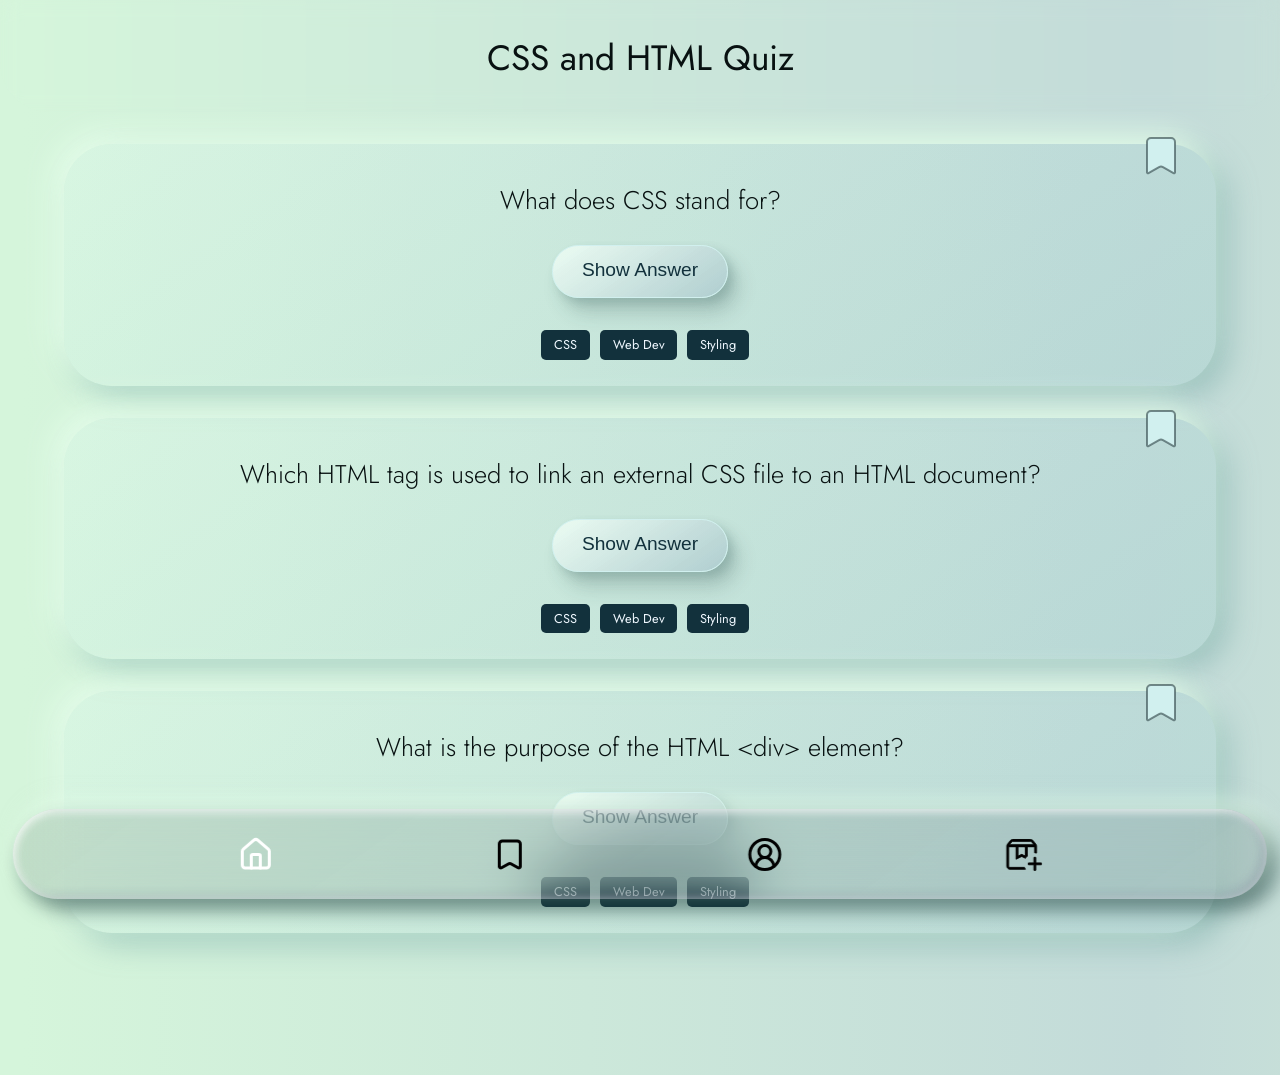
<file: index.html>
<!doctype html>
<html lang="en">
  <head>
    <meta charset="UTF-8" />
    <meta name="viewport" content="width=device-width, initial-scale=1.0" />
    <link rel="stylesheet" href="./css/styles.css" />

    <script src="js/index.js" defer></script>
    <script src="js/showanswer.js" defer></script>
    <script src="js/darkmode.js" defer></script>
    <script src="js/navbar.js" defer></script>

    <title>Document</title>
  </head>
  <body class="pageHome">
    <header>
      <nav class="site-nav">
        <h1 class="main-title" aria-labelledby="title">CSS and HTML Quiz</h1>
      </nav>
    </header>

    <main class="main-content">
      <div class="questionBoxContainer">
        <div class="questionBox questionBox01" data-id="1">
          <svg
            data-js="bookmarkIcon"
            class="iconBookmark"
            xmlns="http://www.w3.org/2000/svg"
            width="24"
            height="24"
            viewBox="0 0 24 24"
          >
            <path
              stroke-linecap="round"
              stroke-linejoin="round"
              stroke-width="2"
              d="M17 3H7a2 2 0 0 0-2 2v15.138a.5.5 0 0 0 .748.434l5.26-3.005a2 2 0 0 1 1.984 0l5.26 3.006a.5.5 0 0 0 .748-.435V5a2 2 0 0 0-2-2"
            />
          </svg>
          <p class="question">What does CSS stand for?</p>

          <p class="answer" data-js="answerText">Cascading Style Sheets</p>
          <button type="button" class="btnShowAnswer" data-js="btnShowAnswer">
            <span class="showAnswer">Show Answer</span>
          </button>
          <ul class="tagList">
            <li>CSS</li>
            <li>Web Dev</li>
            <li>Styling</li>
          </ul>
        </div>
      </div>

      <div class="questionBoxContainer">
        <div class="questionBox questionBox02" data-id="2">
          <svg
            data-js="bookmarkIcon"
            class="iconBookmark"
            xmlns="http://www.w3.org/2000/svg"
            width="24"
            height="24"
            viewBox="0 0 24 24"
          >
            <path
              stroke-linecap="round"
              stroke-linejoin="round"
              stroke-width="2"
              d="M17 3H7a2 2 0 0 0-2 2v15.138a.5.5 0 0 0 .748.434l5.26-3.005a2 2 0 0 1 1.984 0l5.26 3.006a.5.5 0 0 0 .748-.435V5a2 2 0 0 0-2-2"
            />
          </svg>
          <p class="question">
            Which HTML tag is used to link an external CSS file to an HTML
            document?
          </p>

          <p class="answer">&lt;link&gt;</p>
          <button type="button" class="btnShowAnswer">
            <span class="showAnswer">Show Answer</span>
          </button>
          <ul class="tagList">
            <li>CSS</li>
            <li>Web Dev</li>
            <li>Styling</li>
          </ul>
        </div>
      </div>

      <div class="questionBox questionBox03" data-id="3">
        <svg
          data-js="bookmarkIcon"
          class="iconBookmark"
          xmlns="http://www.w3.org/2000/svg"
          width="24"
          height="24"
          viewBox="0 0 24 24"
        >
          <path
            stroke-linecap="round"
            stroke-linejoin="round"
            stroke-width="2"
            d="M17 3H7a2 2 0 0 0-2 2v15.138a.5.5 0 0 0 .748.434l5.26-3.005a2 2 0 0 1 1.984 0l5.26 3.006a.5.5 0 0 0 .748-.435V5a2 2 0 0 0-2-2"
          />
        </svg>
        <p class="question">
          What is the purpose of the HTML &lt;div&gt; element?
        </p>

        <p class="answer">
          It is a container element used to group and style content together.
        </p>
        <button type="button" new="btnShowAnswer" class="btnShowAnswer">
          <span class="showAnswer" new="showAnswer">Show Answer</span>
        </button>
        <ul class="tagList">
          <li>CSS</li>
          <li>Web Dev</li>
          <li>Styling</li>
        </ul>
      </div>
    </main>

    <footer class="navBarContainer frosted" data-js="footerContainer"></footer>
  </body>
</html>
</file>
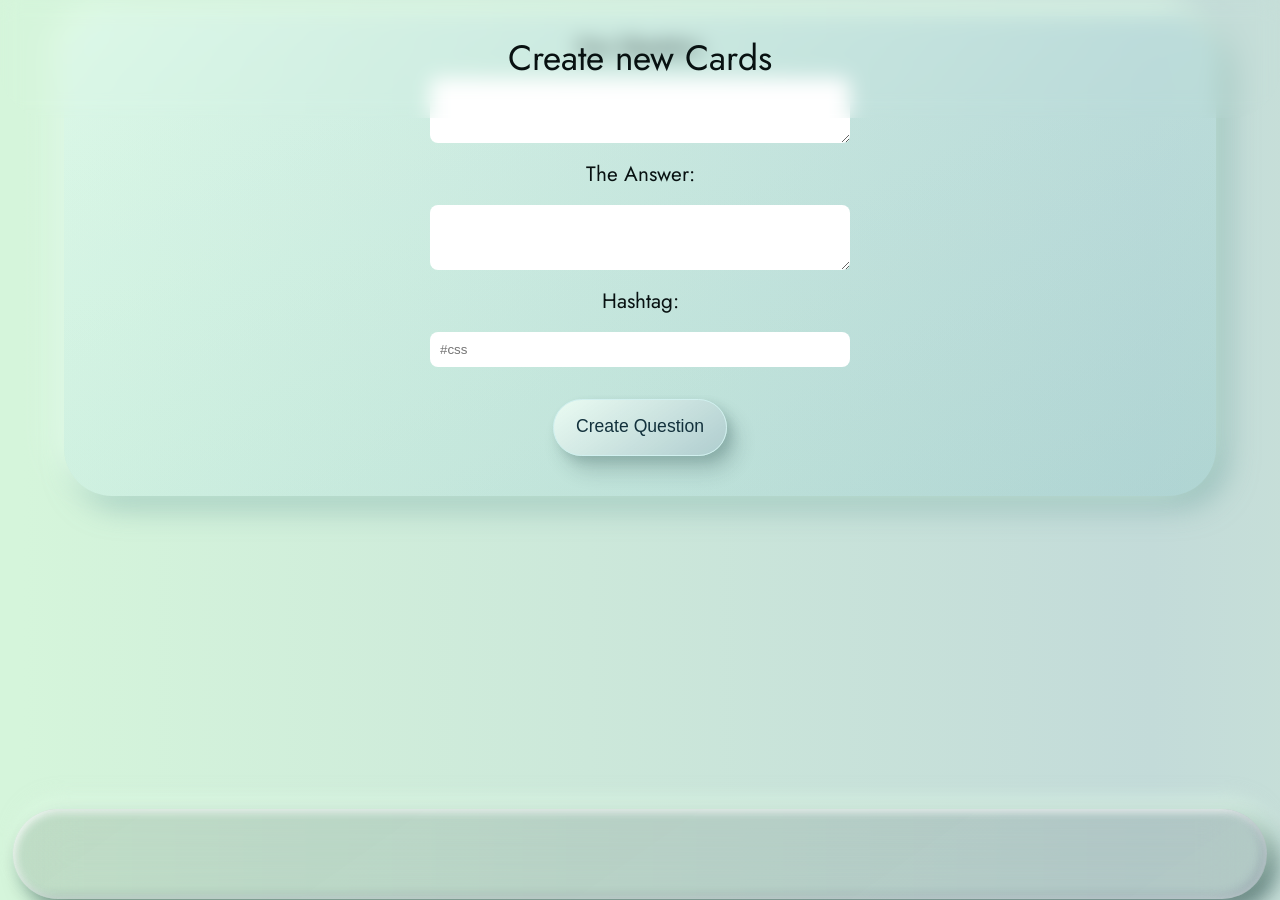
<file: add.html>
<!doctype html>
<html lang="en">
  <head>
    <meta charset="UTF-8" />
    <meta name="viewport" content="width=device-width, initial-scale=1.0" />
    <link rel="stylesheet" href="./css/styles.css" />
        <link rel="stylesheet" href="./css/form.css" />

    <!-- <script src="js/index.js" defer></script>
    <script src="js/showanswer.js" defer></script>
    <script src="js/darkmode.js" defer></script>
     <script src="js/navbar.js" defer></script>
         <script src="js/form.js" defer></script> -->


  </head>
  <body class="pageAdd">
    <header>
      <nav class="site-nav">
        <p class="main-title" aria-labelledby="title">Create new Cards</p>
      </nav>
    </header>


    <main id="formContent" class="formContent">
      <section class="newCardContainer questionBoxContainer">

        <article class="newCard" >
          
          <form data-js="form">
    <label id="label" for="question">Your Question:</label>
    <textarea id="question" name="question" rows="3" required></textarea>
    <!-- <p class="characters">16 characters left</p> -->

    <label id="label" for="answer">The Answer:</label>
    <textarea id="answer" name="answer" rows="3" required></textarea>

 <!-- <p class="characters">150 characters left</p> -->
    <label id="label" for="tag">Hashtag:</label>
    <input type="text" id="tag" name="tag" placeholder="#css" required />

    <button type="submit" class="btnSubmit" data-js="submit">Create Question</button>
  </form>

          
</article>
     
       
  </form> 
</section>
 
    </main>

<footer class="navBarContainer frosted" data-js="footerContainer"></footer>

  </body>
</html>
</file>
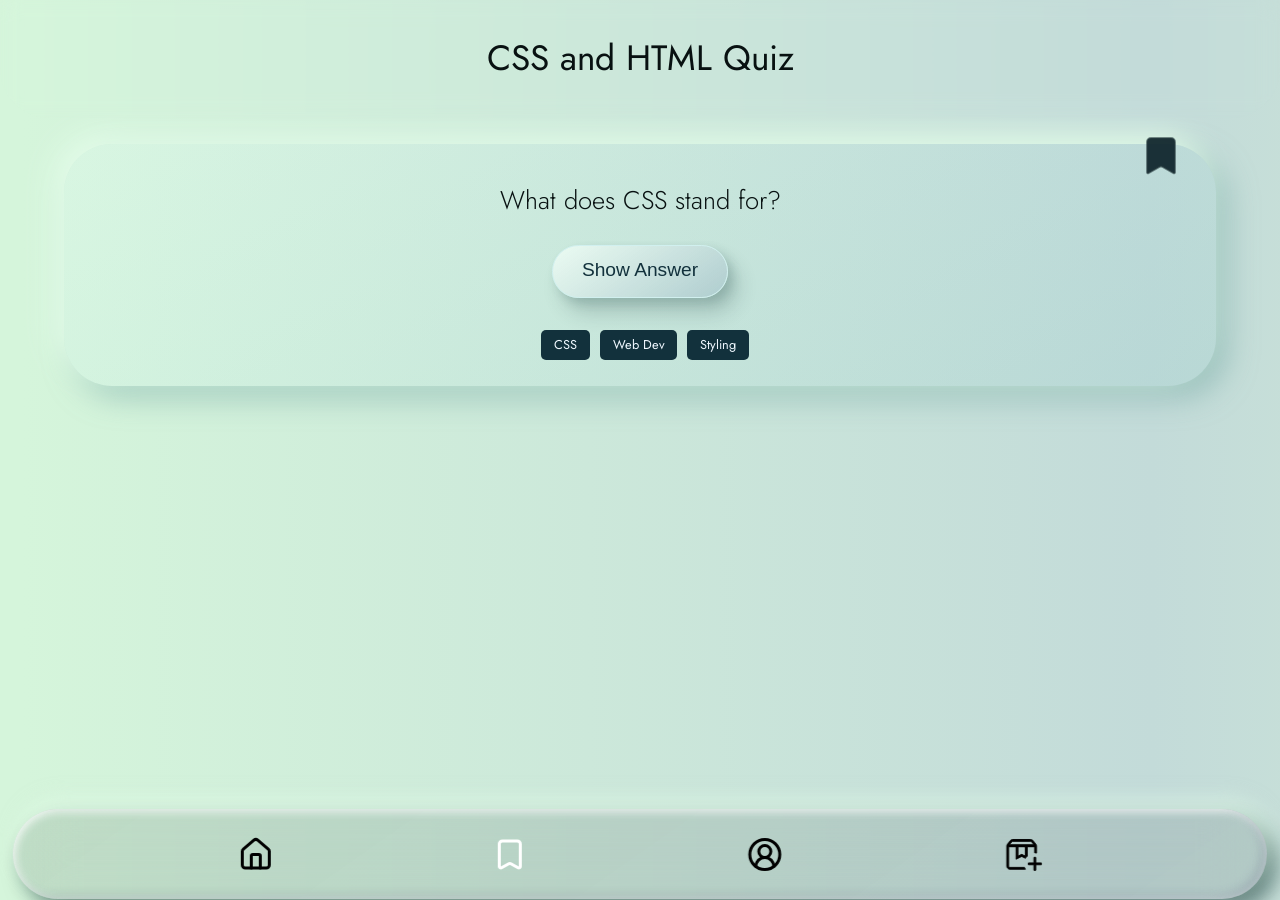
<file: bookmarks.html>
<!doctype html>
<html lang="en">
  <head>
    <meta charset="UTF-8" />
    <meta name="viewport" content="width=device-width, initial-scale=1.0" />
    <link rel="stylesheet" href="./css/styles.css" />

    <script src="js/index.js" defer></script>
    <script src="js/showanswer.js" defer></script>
    <script src="js/darkmode.js" defer></script>
    <script src="js/navbar.js" defer></script>

    <title>Document</title>
  </head>
  <body class="pageBookmarks">
    <header>
      <nav class="site-nav">
        <p class="main-title" aria-labelledby="title">CSS and HTML Quiz</p>
      </nav>
    </header>

    <main class="main-content" data-js="mainContent"></main>

    <footer class="navBarContainer frosted" data-js="footerContainer"></footer>
  </body>
</html>
</file>
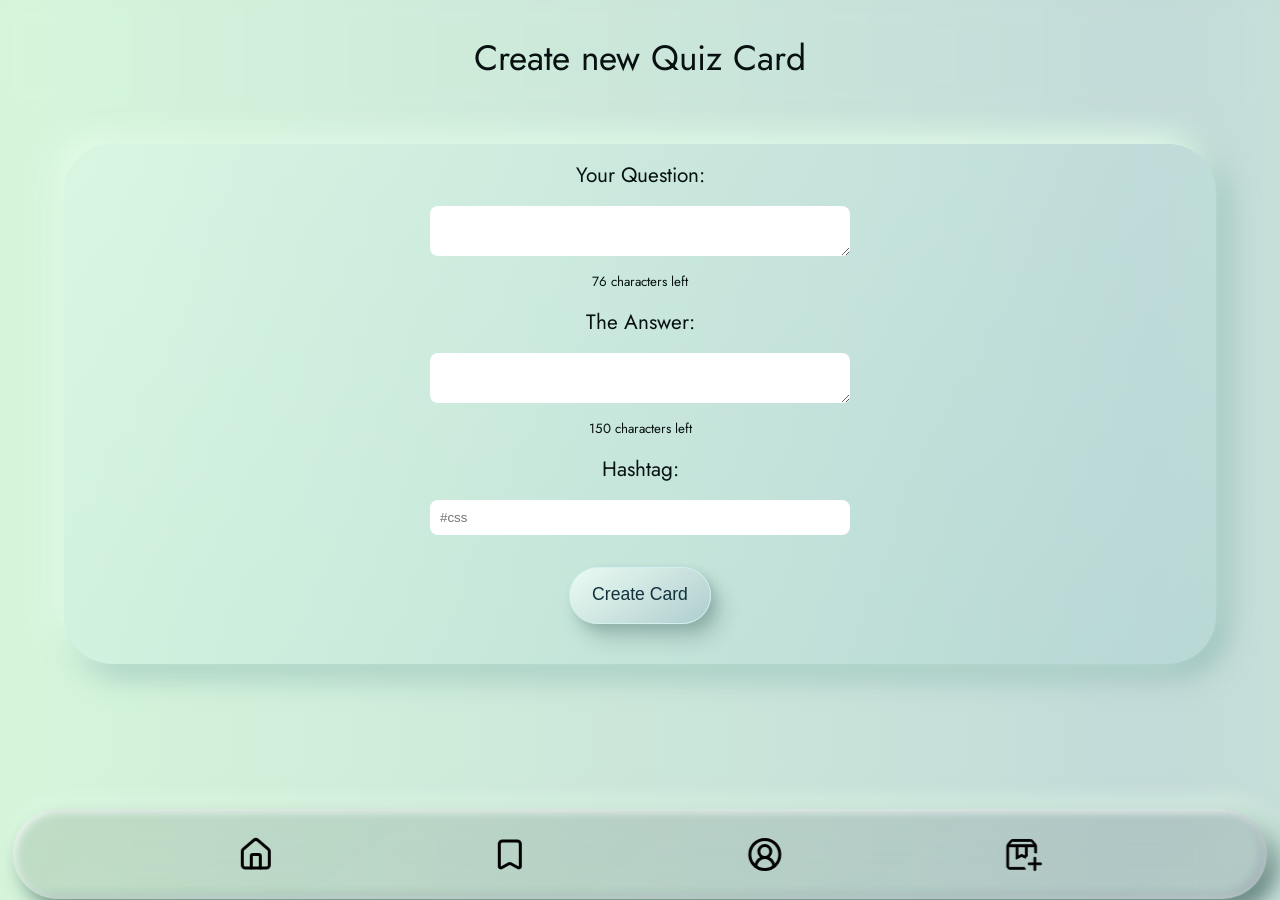
<file: form.html>
<!doctype html>
<html lang="en">
  <head>
    <meta charset="UTF-8" />
    <meta name="viewport" content="width=device-width, initial-scale=1.0" />
    <link rel="stylesheet" href="./css/styles.css" />
    <link rel="stylesheet" href="./css/form.css" />
    <link rel="stylesheet" href="./css/home.css" />

    <script src="js/index.js" defer></script>
    <script src="js/showanswer.js" defer></script>
    <script src="js/darkmode.js" defer></script>
    <script src="js/navbar.js" defer></script>
    <script src="js/form.js" defer></script>

  </head>
  <body class="pageForm">
    <header>
      <nav class="site-nav">
        <h2 class="main-title" aria-labelledby="title">Create new Quiz Card</h2>
      </nav>
    </header>



    <main id="formContent" class="formContent">
      <section class="formContainer">

        <article class="newCardForm" data-js="newCardForm">
          
          <form data-js="form">
    <label id="label" for="question">Your Question:</label>
    <textarea id="question" data-js="question" name="question" maxlength="76" required></textarea>
 <small class="character-counter" data-js="question-counter">76 characters left</small>

    <label id="label"  for="answer">The Answer:</label>
    <textarea id="answer" data-js="answer" name="newAnswer" maxlength="150"  required></textarea>
    <small class="character-counter" data-js="question-counter">150 characters left</small>

    <label id="label" for="tag">Hashtag:</label>
    <input type="text" id="tag" data-js="tag" name="tag" placeholder="#css" required />

    <button type="submit" class="btnSubmit" data-js="submit">Create Card</button>
  </form>

          
</article>
     
       
  </form> 
</section>
 
    </main>

  

    <footer class="navBarContainer frosted" data-js="footerContainer"></footer>
  </body>
</html>
</file>
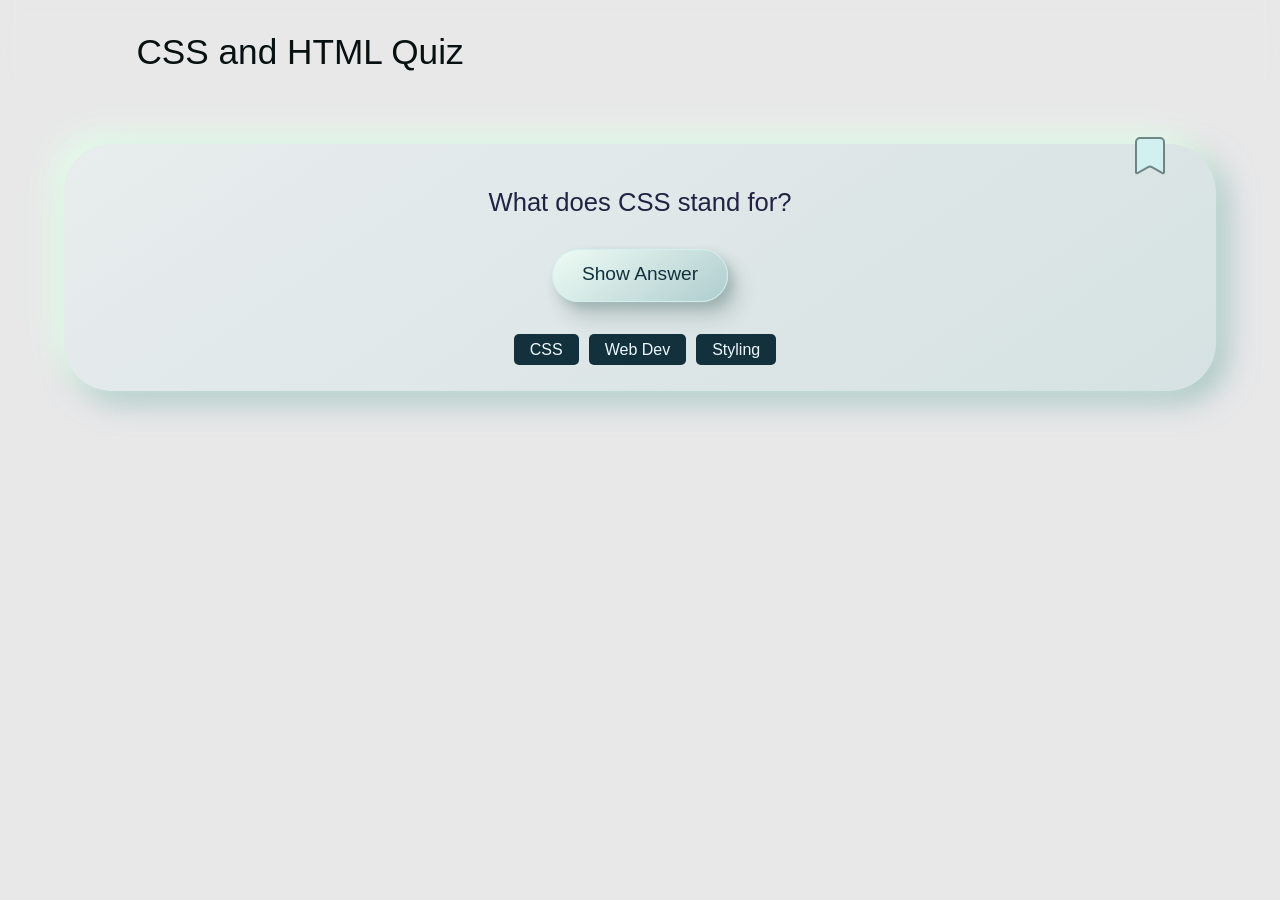
<file: liquidglass.html>
<!doctype html>
<html lang="en">
  <head>
    <meta charset="UTF-8" />
    <meta name="viewport" content="width=device-width, initial-scale=1.0" />
    <link rel="stylesheet" href="./css/styles.css" />
  <link rel="stylesheet" href="./css/liquidglass.css" />
  <script src="js/liquid.js" defer></script>
    <!-- <script src="js/index.js" defer></script>
    <script src="js/showanswer.js" defer></script>
    <script src="js/darkmode.js" defer></script>
     -->

    <title>Document</title>
  </head>
  <body class="pageLiquid">
    <header>
      <nav class="site-nav">
        <h1 class="main-title" aria-labelledby="title">CSS and HTML Quiz</h1>
      </nav>
    </header>

    <main class="main-content">
      <div class="questionBoxContainer">
        <div class="questionBox questionBox01" data-id="1">
          <svg
            data-js="bookmarkIcon"
            class="iconBookmark"
            xmlns="http://www.w3.org/2000/svg"
            width="24"
            height="24"
            viewBox="0 0 24 24"
          >
            <path
              stroke-linecap="round"
              stroke-linejoin="round"
              stroke-width="2"
              d="M17 3H7a2 2 0 0 0-2 2v15.138a.5.5 0 0 0 .748.434l5.26-3.005a2 2 0 0 1 1.984 0l5.26 3.006a.5.5 0 0 0 .748-.435V5a2 2 0 0 0-2-2"
            />
          </svg>
          <p class="question">What does CSS stand for?</p>

          <p class="answer" data-js="answerText">Cascading Style Sheets</p>
          <button type="button" class="btnShowAnswer" data-js="btnShowAnswer">
            <span class="showAnswer">Show Answer</span>
          </button>
          <ul class="tagList">
            <li>CSS</li>
            <li>Web Dev</li>
            <li>Styling</li>
          </ul>
        </div>
      </div>



  <!--   <div class="switcher__toggle"></div> -->
  <div class="switcher__filter">
    <svg>
      <filter id="switcher" primitiveUnits="objectBoundingBox">
        <feImage result="map" width="100%" height="100%" x="0" y="0" href="[data-uri]" />

        <feGaussianBlur in="SourceGraphic" stdDeviation="0.04" result="blur" />
        <feDisplacementMap id="disp" in="blur" in2="map" scale="0.5" xChannelSelector="R" yChannelSelector="G">
        </feDisplacementMap>
      </filter>

      <filter id="toggler" primitiveUnits="objectBoundingBox">
        <feImage result="map" width="100%" height="100%" x="0" y="0" href="[data-uri]" />

        <feGaussianBlur in="SourceGraphic" stdDeviation="0.01" result="blur" />
        <feDisplacementMap id="disp" in="blur" in2="map" scale="0.5" xChannelSelector="R" yChannelSelector="G">
        </feDisplacementMap>
      </filter>
    </svg>
  </div>
</fieldset>
      </div>
    </main>
  </body>
</html>
</file>
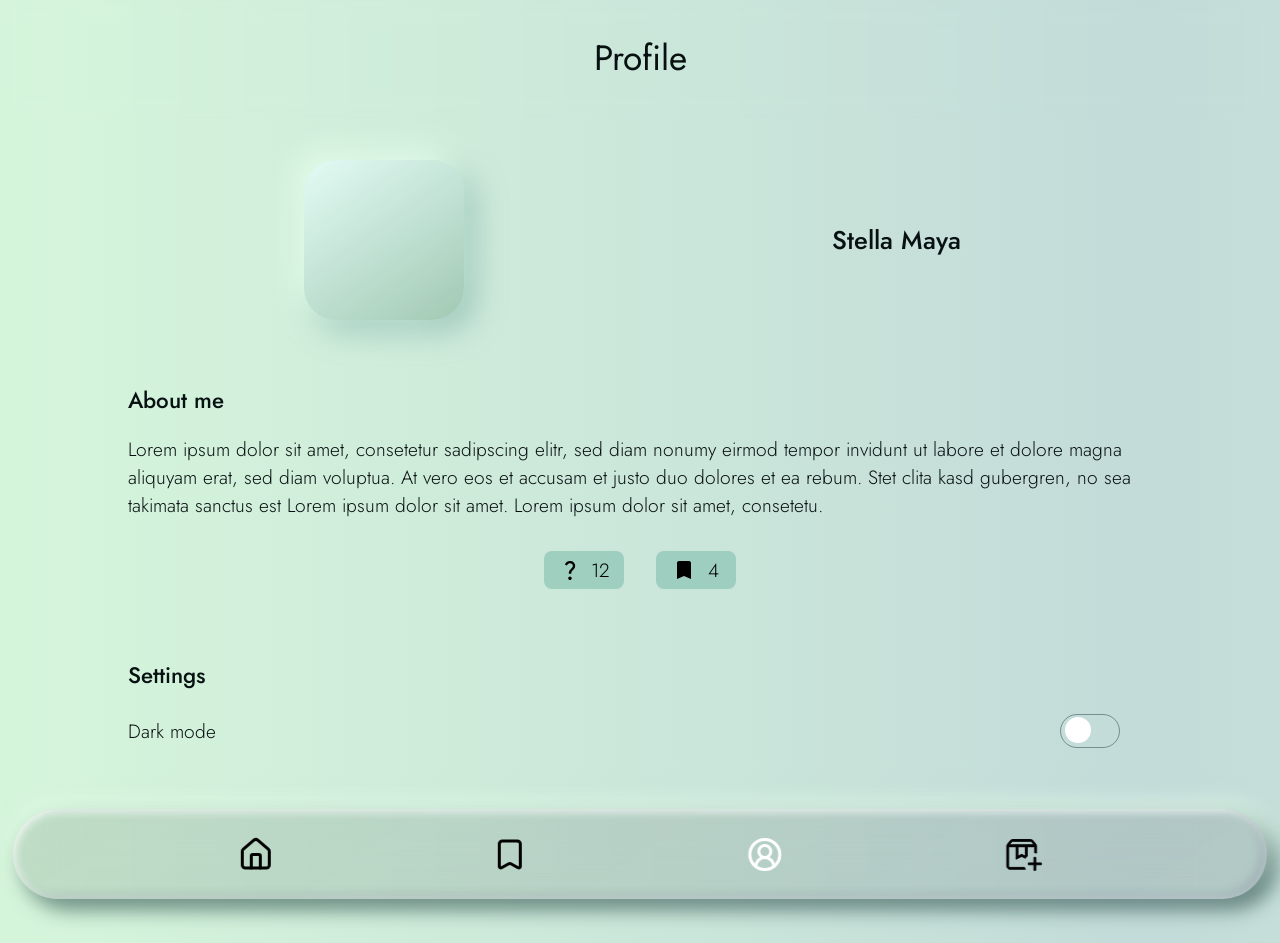
<file: profile.html>
<!doctype html>
<html lang="en">
  <head>
    <meta charset="UTF-8" />
    <meta name="viewport" content="width=device-width, initial-scale=1.0" />
    <link rel="stylesheet" href="./css/styles.css" />
     <script src="js/index.js" defer></script>
     <script src="js/darkmode.js" defer></script>
      <script src="js/navbar.js" defer></script>


    <title>Document</title>
  </head>
  <body class="pageProfile">
    <header>
      <nav class="site-nav">
        <p class="main-title" aria-labelledby="title">Profile</p>
      </nav>
    </header>

      <main class="mainContainer">
      <section class="profileContent">
      <div class="profileImageContainer">
<div class="profileImage"></div>

      </div>
        

      </div>
      <h2 class="name">Stella Maya</h2>

      </section>

      <section class="aboutMe">
        <h3 class="aboutMeTitle" aria-labelledby="title">About me</h3>
      <text class="aboutMeText"><p>Lorem ipsum dolor sit amet, consetetur sadipscing elitr, sed diam nonumy eirmod tempor invidunt ut labore et dolore magna aliquyam erat, sed diam voluptua. At vero eos et accusam et justo duo dolores et ea rebum. Stet clita kasd gubergren, no sea takimata sanctus est Lorem ipsum dolor sit amet. Lorem ipsum dolor sit amet, consetetu.
    </p>  </text>


      
<ul class="counter-list">
        <li class="counter-list__item">
          <svg
            xmlns="http://www.w3.org/2000/svg"
            height="24"
            width="24"
            viewbox="0 0 48 48"
            fill="currentColor"
          >
            <path
              d="M21.55 31.5q.05-3.6.825-5.25.775-1.65 2.925-3.6 2.1-1.9 3.225-3.525t1.125-3.475q0-2.25-1.5-3.75t-4.2-1.5q-2.6 0-4 1.475T17.9 14.95l-4.2-1.85q1.1-2.95 3.725-5.025T23.95 6q5 0 7.7 2.775t2.7 6.675q0 2.4-1.025 4.35-1.025 1.95-3.275 4.1-2.45 2.35-2.95 3.6t-.55 4Zm2.4 12.5q-1.45 0-2.475-1.025Q20.45 41.95 20.45 40.5q0-1.45 1.025-2.475Q22.5 37 23.95 37q1.45 0 2.475 1.025Q27.45 39.05 27.45 40.5q0 1.45-1.025 2.475Q25.4 44 23.95 44Z"
            />
          </svg>
          <span>12</span>
        </li>
        <li class="counter-list__item">
          <svg
            xmlns="http://www.w3.org/2000/svg"
            height="24px"
            viewbox="0 0 24 24"
            width="24px"
            fill="currentColor"
          >
            <path d="M0 0h24v24H0V0z" fill="none" />
            <path d="M17 3H7c-1.1 0-2 .9-2 2v16l7-3 7 3V5c0-1.1-.9-2-2-2z" />
          </svg>
          <span>4</span>
        </li>
      </ul>

      </section>

      <section class="settings">
        <h3 class="settingsTitle" aria-labelledby="title">Settings</h3>

        <aside class="darkmodeContaier">
           <span class="darkmode">Dark mode</span>
      <!-- Rounded switch -->
       <label class="switch">
  <input class="checkbox" type="checkbox" data-js="darkModeToggle">
  <span class="slider round"></span>
</label>
        </aside>
       


      </section>



    </main>



<footer class="navBarContainer frosted" data-js="footerContainer"></footer>
  </body>
</html>
</file>
<file: css/styles.css>
@import url("https://fonts.googleapis.com/css2?family=Jost:ital,wght@0,100..900;1,100..900&display=swap");

@import url("bookmark.css");
@import url("home.css");
@import url("profile.css");
@import url("add.css");

@keyframes pageFadeIn {
  from {
    opacity: 0;
    transform: translateY(10px);
  }
  to {
    opacity: 1;
    transform: translateY(0);
  }
}
.main-content,
.mainContainer {
  animation: pageFadeIn 0.6s ease-out forwards;
}

body {
  margin: 0;
  font-family: "Jost", sans-serif;
  background: var(--bg-color);
  background-size: 180% 180%;
  color: var(--font-color);
  animation: gradient-animation 18s ease-in-out infinite;
}

@keyframes gradient-animation {
  0% {
    background-position: 0% 50%;
  }
  50% {
    background-position: 100% 50%;
  }
  100% {
    background-position: 0% 50%;
  }
}

:root {
  --box-color: linear-gradient(-35deg, #8bc8c833 0%, #e9fffe33 100%);
  --font-color: rgb(8, 17, 17);

  --tag-color: rgb(18 49 60);

  --bg-color: linear-gradient(
    90deg,
    rgba(213, 245, 219, 1) 1%,
    rgba(195, 219, 217, 1) 50%,
    rgba(222, 250, 212, 1) 100%
  );
  --tag-color: rgb(18 49 60);
  --bookmark-color: #d1f0ef;
  --font2-color: rgb(18 49 60);
  --font3-color: rgb(255, 255, 255);
  --box-shadow: -10px -10px 30px #e4fde9, 10px 10px 30px rgb(117 169 164 / 60%);
  --box-shadow-footer:
    5px -10px 20px #e4fde980, 10px 10px 20px rgb(25 61 58 / 60%),
    inset -6px -4px 10px rgb(82 82 115 / 20%), inset 2px 2px 10px #ffffffdf;
}

.darkMode {
  --bg-color: radial-gradient(
    circle,
    rgba(53, 71, 66, 1) 0%,
    rgba(64, 86, 92, 1) 49%,
    rgba(21, 35, 38, 1) 100%
  );
  /* --box-color: rgb(32 87 93); */
  --box-color: radial-gradient(
    circle,
    rgb(89 133 127 / 18%) 0%,
    #374c4f0b 49%,
    rgb(46 86 93 / 33%) 100%
  );

  --box-shadow:
    -10px -10px 20px #517a773d, 10px 15px 20px rgba(14, 27, 26, 0.1);
  --bookmark-color: #374c4f;
  stroke: #5f978ccc;
  --font-color: rgb(236, 255, 255);
  --font2-color: rgb(207, 243, 243);
  --box-shadow-footer:
    -10px -10px 20px #517a773d, 10px 15px 20px rgba(14, 27, 26, 0.1),
    inset -6px -4px 10px rgb(33 53 58 / 65%), inset 2px 1px 10px #587b86e0;
}

.site-nav {
  /* padding: 0.7rem 0 0.7rem 0; */
  position: fixed;
  width: 100vw;
  height: auto;
  border-radius: 0 0 20px 20px;
  z-index: 999;

  /* background-color: rgba(117, 219, 219, 0.75); */
  border-radius: 0 0 50px 50px;
  backdrop-filter: blur(10px); /* The blur effect */
}

.main-title {
  margin-top: 2rem;
  display: flex;
  justify-content: center;
  align-items: center;
  font-size: 2.2rem;
  color: var(--font-color);
  font-weight: 400;
}

h2 {
  font-size: 1.6rem;
  font-weight: 500;
}

h3 {
  font-size: 1.4rem;
  font-weight: 500;
}

span {
  font-size: 1.2rem;
  font-weight: 300;
}

p {
  font-size: 1.2rem;
  font-weight: 300;
}

footer {
  position: fixed;
  bottom: 1px;
  width: 98vw;
  height: 10vh;
  /* background-color: rgba(95, 187, 187, 0.75); */
  border-radius: 50px;
  backdrop-filter: blur(10px); /* The blur effect */

  left: 50%;
  transform: translateX(-50%);
}

.navBar {
  padding: 0; /* This removes that purple ghost space */
  margin: 0;
  display: flex;
  align-items: center;
  justify-content: space-evenly;
  height: 110%;
}

.navBar li {
  scale: 1.5;
}
.navBar li:hover {
  opacity: 0.6;
  transition: all 200ms ease-in-out;
}

.pageBookmarks .navBarBookmarks,
.pageProfile .navBarProfile,
.pageHome .navBarHome,
.pageAdd .navBarAdd {
  filter: invert(1);
}

.frosted {
  /* background: rgba(215, 240, 215, 0.37); */
  background: linear-gradient(-35deg, #141b211a 0%, #21302f1f 100%);
  backdrop-filter: blur(30px);
  -webkit-backdrop-filter: blur(12.2px);
  /* border: 0.2px solid rgba(255, 255, 255, 0.319); */

  box-shadow: var(--box-shadow-footer);
  /* -10px -10px 30px #ffffff,
    10px 10px 30px rgba(174, 174, 192, 0.4),
    inset -10px -10px 10px rgba(174, 174, 192, 0.25),
    inset 10px 10px 10px #ffffff; */

  /* box-shadow:
    -10px -10px 30px #293e3f7d,
    10px 10px 30px rgb(43 68 73 / 45%),
    inset -5px -5px 10px rgb(45 68 75 / 53%),
    inset 5px 5px 10px #83b9bc63 !important; */
}
</file>
<file: css/form.css>
@import url("https://fonts.googleapis.com/css2?family=Jost:ital,wght@0,100..900;1,100..900&display=swap");

.formContent {
  display: flex;
  justify-content: center;
  align-items: center;
  flex-wrap: wrap;

  padding-bottom: 14vh;
}

.formContainer {
  width: 100%;
  display: grid;
  place-items: center;
}

label {
  font-size: 1.3rem;
}
.question {
  margin-top: 1.5em;
  text-align: center;
  width: 80vw;
  font-size: 1.6rem;
}

.newCardForm {
  width: 90vw;
  height: auto;
  background: var(--box-color);
  border-radius: 3rem;

  display: flex;

  flex-direction: column;
  justify-content: center;
  align-items: center;
  /* gap: 20px; */
  /* display: grid;
  place-items: center; */
  position: relative;
  box-shadow: var(--box-shadow);
  margin: 1rem;
  margin-top: 16vh;
}

.newCardContainer {
  width: 90vw;
  height: auto;
  background: var(--box-color);
  border-radius: 3rem;

  display: flex;

  flex-direction: column;
  justify-content: center;
  align-items: center;
  /* gap: 20px; */
  /* display: grid;
  place-items: center; */
  position: relative;
  box-shadow: var(--box-shadow);
  margin: 1rem;
}

.newCard {
  width: 90vw;
  height: auto;
  background: var(--box-color);
  border-radius: 3rem;

  display: flex;

  flex-direction: column;
  justify-content: center;
  align-items: center;
  /* gap: 20px; */
  /* display: grid;
  place-items: center; */
  position: relative;
}

.newAnswer {
  margin: 0;
  font-size: 1.7rem;
  display: flex;
  justify-content: center;
  color: var(--font-color);
  font-weight: 500;

  width: 86%;
  text-align: center;

  transform: translateY(-10px); /* Starts slightly higher */
  transition:
    opacity 500ms ease-in-out,
    transform 500ms ease-in-out;
  /* height: 0;  */
  /* Keeps it from taking up space when hidden */
}

.tag {
  width: auto;
  height: auto;
  background-color: var(--tag-color);
  font-size: 0.8em;
  padding: 0.4em 1em 0.4em 1em;
  /* padding: 4px 10px 4px 10px; */
  border-radius: 5px;
  color: aliceblue;
  margin: 0 0 10px 10px;
}

[data-js="form"] {
  display: flex;
  flex-direction: column; /* Stacks items vertically */
  align-items: center; /* Centers items horizontally */
  gap: 1rem; /* Adds nice spacing between inputs */
  width: 100%;
  margin-top: 1rem;
}

textarea,
input {
  width: 80%; /* Adjust this for how wide you want them */
  max-width: 400px; /* Keeps them from getting too huge on desktop */
  padding: 10px;
  border-radius: 8px;
  border: none;
}

form .btnSubmit {
  transition: all 0.5s cubic-bezier(0.4, 0, 0.2, 1);
  padding: 1rem 1.4rem 1.1rem 1.4rem;
  border-radius: 50px;
  /* background: var(--box-color); */
  background: linear-gradient(-35deg, #afcdcf 0%, #f1fff6db 100%);
  box-shadow:
    5px 5px 10px #517a773d,
    10px 15px 20px rgba(32, 60, 58, 0.2);

  margin: 1rem 0 2.5rem 0;
  font-size: 1.1rem;
  cursor: pointer;
  color: var(--tag-color);
  border: 0.1px solid var(--bookmark-color);
}

.btnShowAnswer {
  transition: all 0.5s cubic-bezier(0.4, 0, 0.2, 1);
  background: linear-gradient(-35deg, #afcdcf 0%, #f1fff6db 100%);
  box-shadow:
    5px 5px 10px #517a773d,
    10px 15px 20px rgba(32, 60, 58, 0.2);

  color: var(--tag-color);
  border: 0.1px solid var(--bookmark-color);
  padding: 1em 1em 1.2em 1em;

  border-radius: 30px;
  cursor: pointer;
}

.btnShowAnswer:hover {
  transform: scale(1.04);

  box-shadow:
    5px 5px 12px #517a773d,
    10px 15px 20px rgba(32, 60, 58, 0.3);
}

.pink {
  opacity: 0.8;
}

.btnShowAnswer span {
  margin: 0.8em;
}

.btnShowAnswer:active {
  transform: scale(0.8); /* Shrinks slightly when clicked */
}
</file>
<file: css/home.css>
@import url("https://fonts.googleapis.com/css2?family=Jost:ital,wght@0,100..900;1,100..900&display=swap");

.main-content {
  display: flex;
  justify-content: center;
  align-items: center;
  flex-wrap: wrap;
  /* margin: 0; */
  /* padding: 0; */

  padding-bottom: 14vh;
}

.questionBoxContainer {
  /* display: flex;

  justify-content: center; */
  width: 100%;
  display: grid;
  place-items: center;
}

.question {
  margin-top: 1.5em;
  text-align: center;
  width: 80vw;
  font-size: 1.6rem;
}

.questionBox {
  width: 90vw;
  height: auto;
  background: var(--box-color);
  border-radius: 3rem;

  display: flex;

  flex-direction: column;
  justify-content: center;
  align-items: center;
  /* gap: 20px; */
  /* display: grid;
  place-items: center; */
  position: relative;
  box-shadow: var(--box-shadow);
  margin: 1rem;
}

/* .questionBox.darkMode {
  box-shadow:
    -10px -10px 30px #293e3f7d,
    10px 10px 30px rgb(43 68 73 / 45%),
    inset -5px -5px 10px rgb(45 68 75 / 53%),
    inset 5px 5px 10px #83b9bc63 !important;
} */
.questionBox01 {
  margin-top: 16vh;
}

.iconBookmark {
  top: -0.5px;
  right: 2.7em;
  scale: 2;
  position: absolute;
  cursor: pointer;
}

.iconBookmark path {
  fill: var(--bookmark-color);
  stroke: #2a3e4196;
  stroke-width: 1;
  transition: fill 0.2s ease-in-out;
  box-shadow:
    -10px -10px 30px #3d5755d4,
    10px 10px 20px rgb(43 65 63 / 69%);
  /* box-shadow:
    -10px -10px 30px #293e3f7d,
    10px 10px 30px rgb(43 68 73 / 45%),
    inset -5px -5px 10px rgb(45 68 75 / 53%),
    inset 5px 5px 10px #83b9bc63 !important; */
}

/* .iconBookmark path:hover {
  fill: #c7e7de;
  transition: all 0.2s ease-in-out;
} */

.active path {
  fill: rgba(11, 32, 40, 0.914) !important;
}

.answer {
  /* max-height: 0; */
  margin: 0;
  font-size: 1.7rem;
  display: flex;
  justify-content: center;
  color: var(--font-color);
  font-weight: 500;
  /* display: none; */
  width: 86%;
  text-align: center;

  opacity: 0;
  visibility: hidden;
  transform: translateY(-10px); /* Starts slightly higher */
  transition:
    opacity 500ms ease-in-out,
    transform 500ms ease-in-out;
  height: 0; /* Keeps it from taking up space when hidden */
  overflow: hidden;

  transition:
    opacity 0.3s ease-in-out,
    margin 0.3s ease-in-out;
}

.is-visible {
  display: flex;
  opacity: 1;
  visibility: visible;
  transform: translateY(0); /* Slides down into place */
  height: auto; /* Warning: height: auto doesn't animate, see note below */
  margin: 1rem 0 2.8rem 0;
}

/* .answer.is-visible {
  display: flex;

} */

.btnShowAnswer {
  transition: all 0.5s cubic-bezier(0.4, 0, 0.2, 1);
  background: linear-gradient(-35deg, #afcdcf 0%, #f1fff6db 100%);
  box-shadow:
    5px 5px 10px #517a773d,
    10px 15px 20px rgba(32, 60, 58, 0.2);

  color: var(--tag-color);
  border: 0.1px solid var(--bookmark-color);
  padding: 1em 1em 1.2em 1em;

  border-radius: 30px;
  cursor: pointer;
}

.btnShowAnswer:hover {
  transform: scale(1.04);

  box-shadow:
    5px 5px 12px #517a773d,
    10px 15px 20px rgba(32, 60, 58, 0.3);
}

.pink {
  opacity: 0.8;
}

.btnShowAnswer span {
  margin: 0.8em;
}

.btnShowAnswer:active {
  transform: scale(0.8); /* Shrinks slightly when clicked */
}

ul {
  list-style-type: none;
  margin-left: 15px;
  padding: 0;
}

.tagList {
  padding: 0; /* This removes that purple ghost space */

  margin: 2rem 0 1rem 0;
  display: flex;
  justify-content: flex-start;
  /* margin-top: auto;  */
  /* Pushes the list to the very bottom of the card*/
}

.tagList li {
  width: auto;
  height: auto;
  background-color: var(--tag-color);
  font-size: 0.8em;
  padding: 0.4em 1em 0.4em 1em;
  /* padding: 4px 10px 4px 10px; */
  border-radius: 5px;
  color: aliceblue;
  margin: 0 0 10px 10px;
}
</file>
<file: css/liquidglass.css>
@import url("https://fonts.googleapis.com/css2?family=Jost:ital,wght@0,100..900;1,100..900&display=swap");

.pageLiquid {
  --c-glass: #bbbbbc;
  --c-light: #fff;
  --c-dark: #000;

  --c-content: #224;
  --c-action: #0052f5;

  --c-bg: #e8e8e9;

  --glass-reflex-dark: 1;
  --glass-reflex-light: 1;

  --saturation: 150%;

  font-size: 20px;
  font-family: "DM Sans", sans-serif;
  font-optical-sizing: auto;
  background: var(--c-bg);
  color: var(--c-content);

  transition:
    background 400ms cubic-bezier(1, 0, 0.4, 1),
    color 400ms cubic-bezier(1, 0, 0.4, 1);
}

.pageLiquidy:has(input[value="dark"]:checked) {
  --c-glass: #bbbbbc;
  --c-light: #fff;
  --c-dark: #000;

  --c-content: #e1e1e1;
  --c-action: #03d5ff;

  --c-bg: #1b1b1d;

  --glass-reflex-dark: 2;
  --glass-reflex-light: 0.3;

  --saturation: 150%;
}

.pageLiquid:has(input[value="dim"]:checked) {
  --c-light: #99deff;
  --c-dark: #20001b;
  --c-glass: hsl(335 250% 74% / 1);

  --c-content: #d5dbe2;
  --c-action: #ff48a9;

  --c-bg: #152433;

  --glass-reflex-dark: 2;
  --glass-reflex-light: 0.7;

  --saturation: 200%;
}

.switcher {
  position: fixed;
  z-index: 1;
  top: 40px;
  left: 50%;
  translate: -50%;
  display: flex;
  align-items: center;
  gap: 8px;
  width: 244px;
  max-width: 244px;
  height: 70px;
  box-sizing: border-box;
  padding: 8px 12px 10px;
  margin: 0 auto;
  border: none;
  border-radius: 99em;
  font-size: var(--fz);
  background-color: color-mix(in srgb, var(--c-glass) 12%, transparent);
  backdrop-filter: blur(8px) url(#switcher) saturate(var(--saturation));
  -webkit-backdrop-filter: blur(8px) saturate(var(--saturation));
  box-shadow:
    inset 0 0 0 1px
      color-mix(
        in srgb,
        var(--c-light) calc(var(--glass-reflex-light) * 10%),
        transparent
      ),
    inset 1.8px 3px 0px -2px
      color-mix(
        in srgb,
        var(--c-light) calc(var(--glass-reflex-light) * 90%),
        transparent
      ),
    inset -2px -2px 0px -2px
      color-mix(
        in srgb,
        var(--c-light) calc(var(--glass-reflex-light) * 80%),
        transparent
      ),
    inset -3px -8px 1px -6px
      color-mix(
        in srgb,
        var(--c-light) calc(var(--glass-reflex-light) * 60%),
        transparent
      ),
    inset -0.3px -1px 4px 0px
      color-mix(
        in srgb,
        var(--c-dark) calc(var(--glass-reflex-dark) * 12%),
        transparent
      ),
    inset -1.5px 2.5px 0px -2px
      color-mix(
        in srgb,
        var(--c-dark) calc(var(--glass-reflex-dark) * 20%),
        transparent
      ),
    inset 0px 3px 4px -2px
      color-mix(
        in srgb,
        var(--c-dark) calc(var(--glass-reflex-dark) * 20%),
        transparent
      ),
    inset 2px -6.5px 1px -4px
      color-mix(
        in srgb,
        var(--c-dark) calc(var(--glass-reflex-dark) * 10%),
        transparent
      ),
    0px 1px 5px 0px
      color-mix(
        in srgb,
        var(--c-dark) calc(var(--glass-reflex-dark) * 10%),
        transparent
      ),
    0px 6px 16px 0px
      color-mix(
        in srgb,
        var(--c-dark) calc(var(--glass-reflex-dark) * 8%),
        transparent
      );
  transition:
    background-color 400ms cubic-bezier(1, 0, 0.4, 1),
    box-shadow 400ms cubic-bezier(1, 0, 0.4, 1);
}

.switcher__legend {
  position: absolute;
  width: 1px;
  height: 1px;
  margin: -1px;
  border: 0;
  padding: 0;
  white-space: nowrap;
  clip-path: inset(100%);
  clip: rect(0 0 0 0);
  overflow: hidden;
}

.switcher__input {
  clip: rect(0 0 0 0);
  clip-path: inset(100%);
  height: 1px;
  width: 1px;
  overflow: hidden;
  position: absolute;
  white-space: nowrap;
}

.switcher__icon {
  display: block;
  width: 100%;
  transition: scale 200ms cubic-bezier(0.5, 0, 0, 1);
}

.switcher__filter {
  position: absolute;
  width: 0;
  height: 0;
  z-index: -1;
}

.switcher__option {
  --c: var(--c-content);
  display: flex;
  justify-content: center;
  align-items: center;
  padding: 0 16px;
  width: 68px;
  height: 100%;
  box-sizing: border-box;
  border-radius: 99em;
  opacity: 1;
  transition: all 160ms;
}

.switcher__option:hover {
  --c: var(--c-action);
  cursor: pointer;
}

.switcher__option:hover .switcher__icon {
  scale: 1.2;
}

.switcher__option:has(input:checked) {
  --c: var(--c-content);
  cursor: auto;
}

.switcher__option:has(input:checked) .switcher__icon {
  scale: 1;
}

.switcher::after {
  content: "";
  position: absolute;
  left: 4px;
  top: 4px;
  display: block;
  width: 84px;
  height: calc(100% - 10px);
  border-radius: 99em;
  background-color: color-mix(in srgb, var(--c-glass) 36%, transparent);
  z-index: -1;
  box-shadow:
    inset 0 0 0 1px
      color-mix(
        in srgb,
        var(--c-light) calc(var(--glass-reflex-light) * 10%),
        transparent
      ),
    inset 2px 1px 0px -1px
      color-mix(
        in srgb,
        var(--c-light) calc(var(--glass-reflex-light) * 90%),
        transparent
      ),
    inset -1.5px -1px 0px -1px
      color-mix(
        in srgb,
        var(--c-light) calc(var(--glass-reflex-light) * 80%),
        transparent
      ),
    inset -2px -6px 1px -5px
      color-mix(
        in srgb,
        var(--c-light) calc(var(--glass-reflex-light) * 60%),
        transparent
      ),
    inset -1px 2px 3px -1px
      color-mix(
        in srgb,
        var(--c-dark) calc(var(--glass-reflex-dark) * 20%),
        transparent
      ),
    inset 0px -4px 1px -2px
      color-mix(
        in srgb,
        var(--c-dark) calc(var(--glass-reflex-dark) * 10%),
        transparent
      ),
    0px 3px 6px 0px
      color-mix(
        in srgb,
        var(--c-dark) calc(var(--glass-reflex-dark) * 8%),
        transparent
      );
}

.switcher:has(input[c-option="1"]:checked)::after {
  translate: 0 0;
  transform-origin: right;
  transition:
    background-color 400ms cubic-bezier(1, 0, 0.4, 1),
    box-shadow 400ms cubic-bezier(1, 0, 0.4, 1),
    translate 400ms cubic-bezier(1, 0, 0.4, 1);
  animation: scaleToggle 440ms ease;
}

.switcher:has(input[c-option="2"]:checked)::after {
  translate: 76px 0;
  transition:
    background-color 400ms cubic-bezier(1, 0, 0.4, 1),
    box-shadow 400ms cubic-bezier(1, 0, 0.4, 1),
    translate 400ms cubic-bezier(1, 0, 0.4, 1);
  animation: scaleToggle2 440ms ease;
}

.switcher[c-previous="1"]:has(input[c-option="2"]:checked)::after {
  transform-origin: left;
}

.switcher[c-previous="3"]:has(input[c-option="2"]:checked)::after {
  transform-origin: right;
}

.switcher:has(input[c-option="3"]:checked)::after {
  translate: 152px 0;
  transform-origin: left;
  transition:
    background-color 400ms cubic-bezier(1, 0, 0.4, 1),
    box-shadow 400ms cubic-bezier(1, 0, 0.4, 1),
    translate 400ms cubic-bezier(1, 0, 0.4, 1);
  animation: scaleToggle3 440ms ease;
}

@keyframes scaleToggle {
  0% {
    scale: 1 1;
  }
  50% {
    scale: 1.1 1;
  }
  100% {
    scale: 1 1;
  }
}

@keyframes scaleToggle2 {
  0% {
    scale: 1 1;
  }
  50% {
    scale: 1.2 1;
  }
  100% {
    scale: 1 1;
  }
}

@keyframes scaleToggle3 {
  0% {
    scale: 1 1;
  }
  50% {
    scale: 1.1 1;
  }
  100% {
    scale: 1 1;
  }
}

/* //////////////////////////////////////////
/  Article Styles //////////////////////// */

.article {
  display: flex;
  flex-direction: column;
  align-items: center;
  padding: 5em 2em;
}

h1,
h2,
p,
blockquote {
  width: 100%;
  max-width: 600px;
  box-sizing: border-box;
}

h1 {
  font-size: 3em;
  margin: 1.4em 0 0.6em;
}

h2 {
  font-size: 2em;
  margin: 1.4em 0 0.6em;
}

p {
  line-height: 160%;
  margin: 0 0 1em;
}

blockquote {
  margin-left: 0;
  margin-right: 0;
  font-size: 2em;
  padding-left: 1em;
  border-left: 0.1em solid currentColor;
}

figure {
  margin: 1em 0 2em;
  display: flex;
  flex-direction: column;
  align-items: center;
}

figcaption {
  max-width: 600px;
  margin-top: 1em;
  font-size: 0.8em;
  color: color-mix(in srgb, var(--c-content) 60%, var(--c-bg));
}

a {
  color: var(--c-action);
  text-decoration-thickness: 0.05em;
  text-underline-position: under;
  text-decoration-color: color-mix(in srgb, currentColor, transparent 70%);
  transition:
    color 160ms,
    text-decoration-color 160ms;
}

a:hover {
  color: color-mix(in srgb, var(--c-action), var(--c-content) 40%);
  text-decoration-color: color-mix(in srgb, currentColor, transparent 30%);
}

img {
  display: block;
  border-radius: 0.8em;
  width: 100%;
  max-width: 700px;
  aspect-ratio: 5 / 3;
  object-fit: cover;
}

.box {
  padding: 1em 1.4em;
  border-top: 4px solid color-mix(in srgb, var(--c-action) 50%, transparent);
  border-radius: 0.8em;
  background-color: color-mix(in srgb, var(--c-action) 8%, var(--c-bg));
  transition: background 400ms cubic-bezier(1, 0, 0.4, 1);
}
</file>
